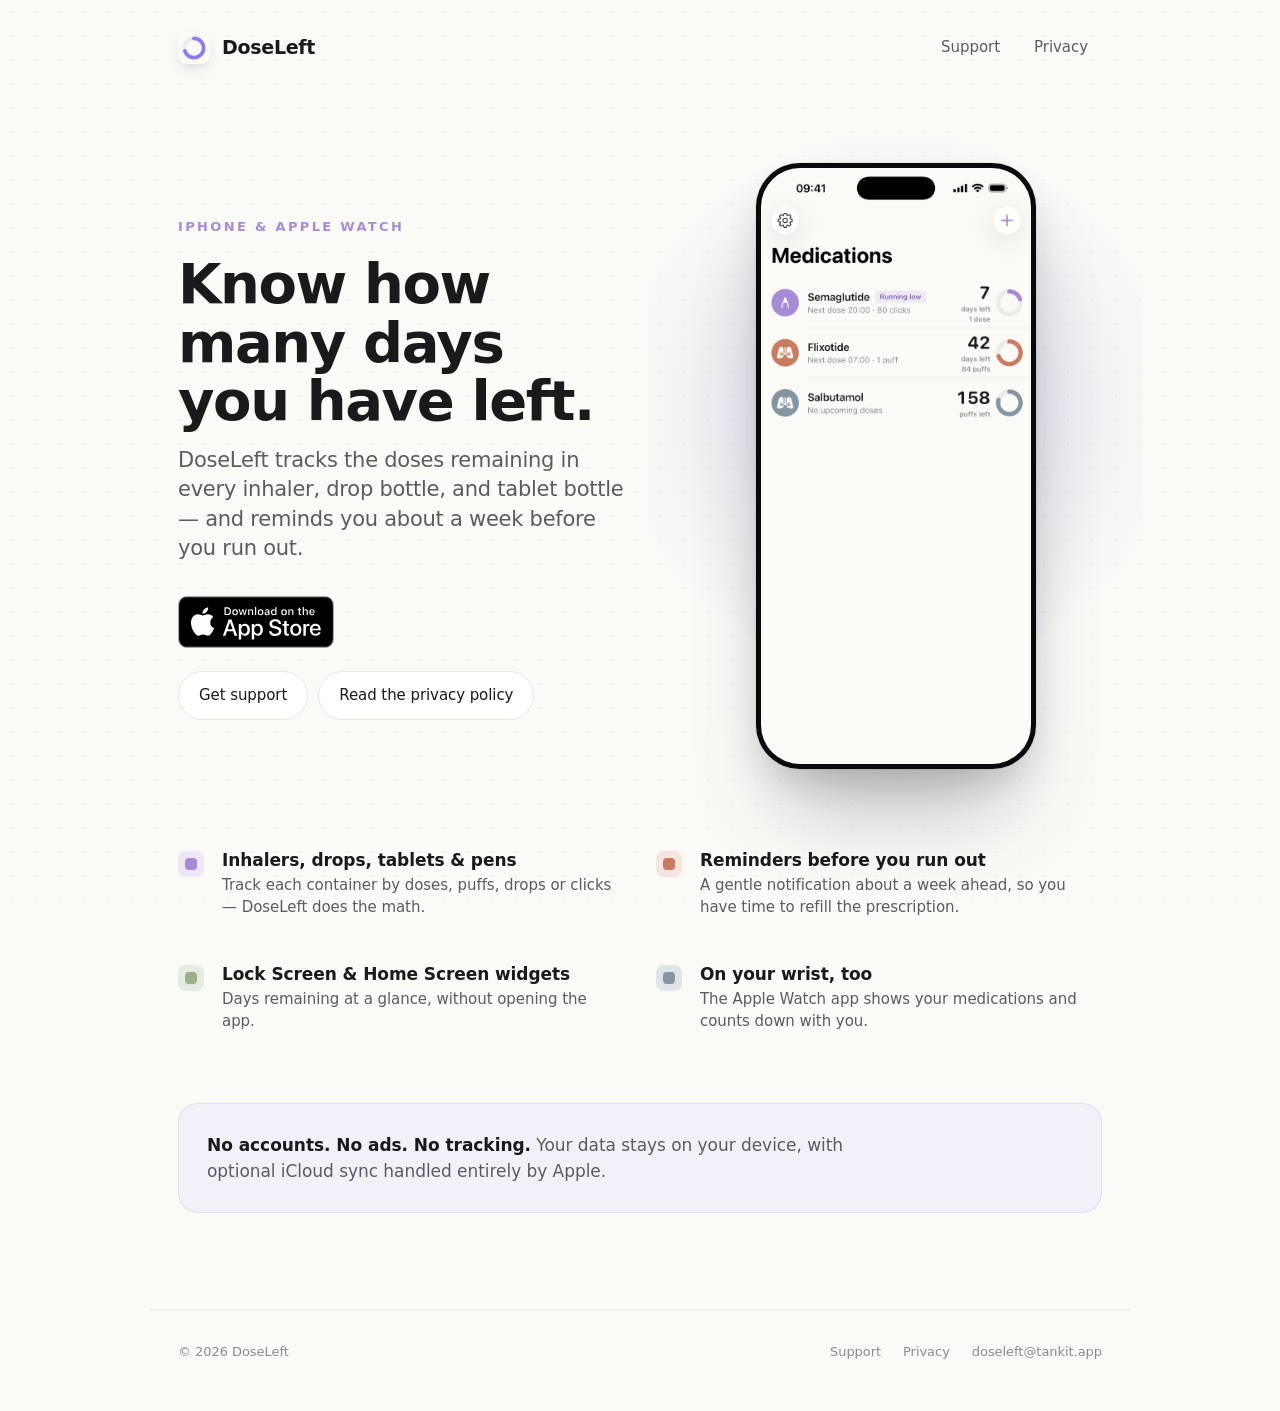
<file: index.html>
<!doctype html>
<html lang="en">
<head>
<meta charset="utf-8">
<meta name="viewport" content="width=device-width, initial-scale=1">
<title>DoseLeft — know how many days you have left</title>
<meta name="description" content="DoseLeft tracks how many days remain in every inhaler, drop bottle, and tablet bottle, and reminds you about a week before you run out. iPhone and Apple Watch.">
<meta name="theme-color" content="#FAFAF7" media="(prefers-color-scheme: light)">
<meta name="theme-color" content="#15131A" media="(prefers-color-scheme: dark)">
<link rel="stylesheet" href="styles.css">
<link rel="icon" type="image/png" href="icon.png">
<link rel="apple-touch-icon" href="icon.png">
</head>
<body>

<header class="site-header">
  <a href="index.html" class="wordmark">
    <img class="mark" src="icon.png" alt="">
    <span>DoseLeft</span>
  </a>
  <nav>
    <a href="support.html">Support</a>
    <a href="privacy.html">Privacy</a>
  </nav>
</header>

<main class="wide">
  <section class="hero">
    <div class="hero-copy">
      <p class="eyebrow">iPhone &amp; Apple Watch</p>
      <h1>Know how many days you have&nbsp;left.</h1>
      <p class="lede">DoseLeft tracks the doses remaining in every inhaler, drop bottle, and tablet bottle — and reminds you about a week before you run out.</p>
      <div class="store">
        <a class="store-badge" href="https://apps.apple.com/br/app/doseleft/id6771363182?l=en-GB" aria-label="Download DoseLeft on the App Store">
          <img src="app-store-badge.svg" alt="Download on the App Store" width="120" height="40">
        </a>
      </div>
      <div class="links">
        <a href="support.html">Get support</a>
        <a href="privacy.html">Read the privacy policy</a>
      </div>
    </div>
    <div class="hero-art">
      <div class="phone" role="img" aria-label="DoseLeft Medications screen showing three medications with days remaining">
        <img src="screen-medications.png" alt="">
      </div>
    </div>
  </section>

  <section class="features">
    <div class="feature">
      <div class="dot" aria-hidden="true"></div>
      <div>
        <h3>Inhalers, drops, tablets &amp; pens</h3>
        <p>Track each container by doses, puffs, drops or clicks — DoseLeft does the math.</p>
      </div>
    </div>
    <div class="feature terracotta">
      <div class="dot" aria-hidden="true"></div>
      <div>
        <h3>Reminders before you run out</h3>
        <p>A gentle notification about a week ahead, so you have time to refill the prescription.</p>
      </div>
    </div>
    <div class="feature sage">
      <div class="dot" aria-hidden="true"></div>
      <div>
        <h3>Lock Screen &amp; Home Screen widgets</h3>
        <p>Days remaining at a glance, without opening the app.</p>
      </div>
    </div>
    <div class="feature slate">
      <div class="dot" aria-hidden="true"></div>
      <div>
        <h3>On your wrist, too</h3>
        <p>The Apple Watch app shows your medications and counts down with you.</p>
      </div>
    </div>
  </section>

  <section class="cta">
    <p><strong>No accounts. No ads. No tracking.</strong> Your data stays on your device, with optional iCloud sync handled entirely by Apple.</p>
  </section>
</main>

<footer class="site-footer">
  <span>© 2026 DoseLeft</span>
  <span class="spacer"></span>
  <a href="support.html">Support</a>
  <a href="privacy.html">Privacy</a>
  <a href="mailto:doseleft@tankit.app">doseleft@tankit.app</a>
</footer>

</body>
</html>
</file>
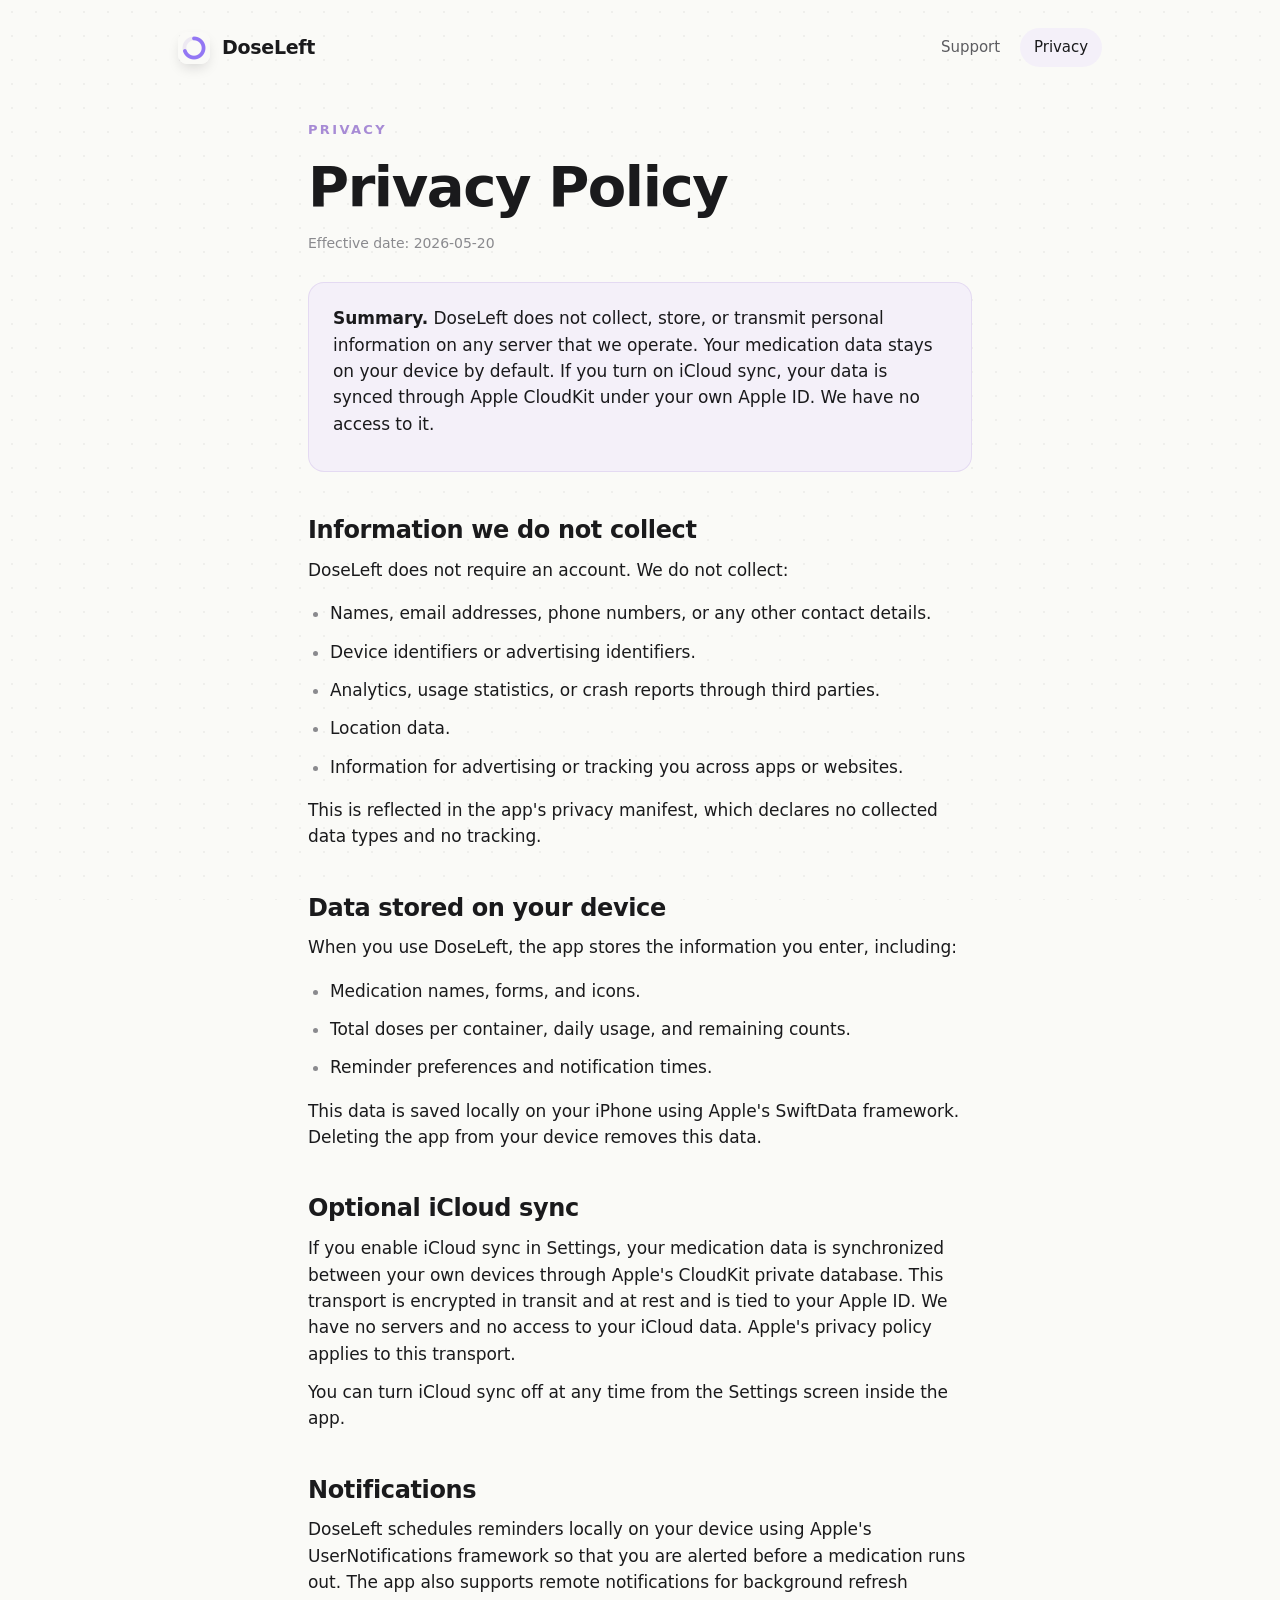
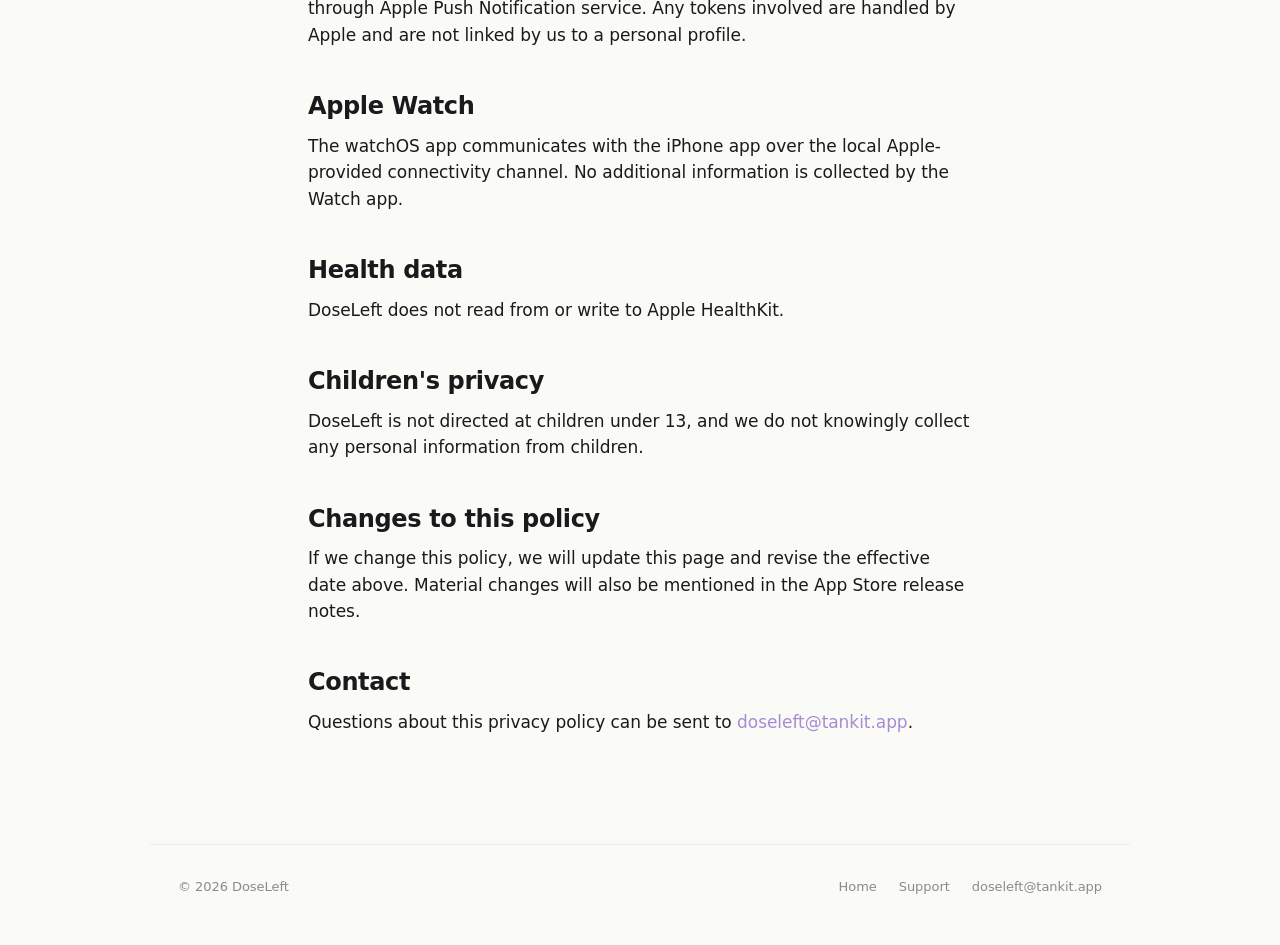
<file: privacy.html>
<!doctype html>
<html lang="en">
<head>
<meta charset="utf-8">
<meta name="viewport" content="width=device-width, initial-scale=1">
<title>DoseLeft — Privacy Policy</title>
<meta name="description" content="DoseLeft does not collect personal data. Your medication information stays on your device, with optional iCloud sync handled by Apple.">
<meta name="theme-color" content="#FAFAF7" media="(prefers-color-scheme: light)">
<meta name="theme-color" content="#15131A" media="(prefers-color-scheme: dark)">
<link rel="stylesheet" href="styles.css">
<link rel="icon" type="image/png" href="icon.png">
<link rel="apple-touch-icon" href="icon.png">
</head>
<body>

<header class="site-header">
  <a href="index.html" class="wordmark">
    <img class="mark" src="icon.png" alt="">
    <span>DoseLeft</span>
  </a>
  <nav>
    <a href="support.html">Support</a>
    <a href="privacy.html" aria-current="page">Privacy</a>
  </nav>
</header>

<main>
  <p class="eyebrow">Privacy</p>
  <h1>Privacy Policy</h1>
  <p class="meta">Effective date: 2026-05-20</p>

  <div class="card tint">
    <p><strong>Summary.</strong> DoseLeft does not collect, store, or transmit personal information on any server that we operate. Your medication data stays on your device by default. If you turn on iCloud sync, your data is synced through Apple CloudKit under your own Apple ID. We have no access to it.</p>
  </div>

  <h2>Information we do not collect</h2>
  <p>DoseLeft does not require an account. We do not collect:</p>
  <ul>
    <li>Names, email addresses, phone numbers, or any other contact details.</li>
    <li>Device identifiers or advertising identifiers.</li>
    <li>Analytics, usage statistics, or crash reports through third parties.</li>
    <li>Location data.</li>
    <li>Information for advertising or tracking you across apps or websites.</li>
  </ul>
  <p>This is reflected in the app's privacy manifest, which declares no collected data types and no tracking.</p>

  <h2>Data stored on your device</h2>
  <p>When you use DoseLeft, the app stores the information you enter, including:</p>
  <ul>
    <li>Medication names, forms, and icons.</li>
    <li>Total doses per container, daily usage, and remaining counts.</li>
    <li>Reminder preferences and notification times.</li>
  </ul>
  <p>This data is saved locally on your iPhone using Apple's SwiftData framework. Deleting the app from your device removes this data.</p>

  <h2>Optional iCloud sync</h2>
  <p>If you enable iCloud sync in Settings, your medication data is synchronized between your own devices through Apple's CloudKit private database. This transport is encrypted in transit and at rest and is tied to your Apple ID. We have no servers and no access to your iCloud data. Apple's privacy policy applies to this transport.</p>
  <p>You can turn iCloud sync off at any time from the Settings screen inside the app.</p>

  <h2>Notifications</h2>
  <p>DoseLeft schedules reminders locally on your device using Apple's UserNotifications framework so that you are alerted before a medication runs out. The app also supports remote notifications for background refresh through Apple Push Notification service. Any tokens involved are handled by Apple and are not linked by us to a personal profile.</p>

  <h2>Apple Watch</h2>
  <p>The watchOS app communicates with the iPhone app over the local Apple-provided connectivity channel. No additional information is collected by the Watch app.</p>

  <h2>Health data</h2>
  <p>DoseLeft does not read from or write to Apple HealthKit.</p>

  <h2>Children's privacy</h2>
  <p>DoseLeft is not directed at children under 13, and we do not knowingly collect any personal information from children.</p>

  <h2>Changes to this policy</h2>
  <p>If we change this policy, we will update this page and revise the effective date above. Material changes will also be mentioned in the App Store release notes.</p>

  <h2>Contact</h2>
  <p>Questions about this privacy policy can be sent to <a href="mailto:doseleft@tankit.app">doseleft@tankit.app</a>.</p>
</main>

<footer class="site-footer">
  <span>© 2026 DoseLeft</span>
  <span class="spacer"></span>
  <a href="index.html">Home</a>
  <a href="support.html">Support</a>
  <a href="mailto:doseleft@tankit.app">doseleft@tankit.app</a>
</footer>

</body>
</html>
</file>
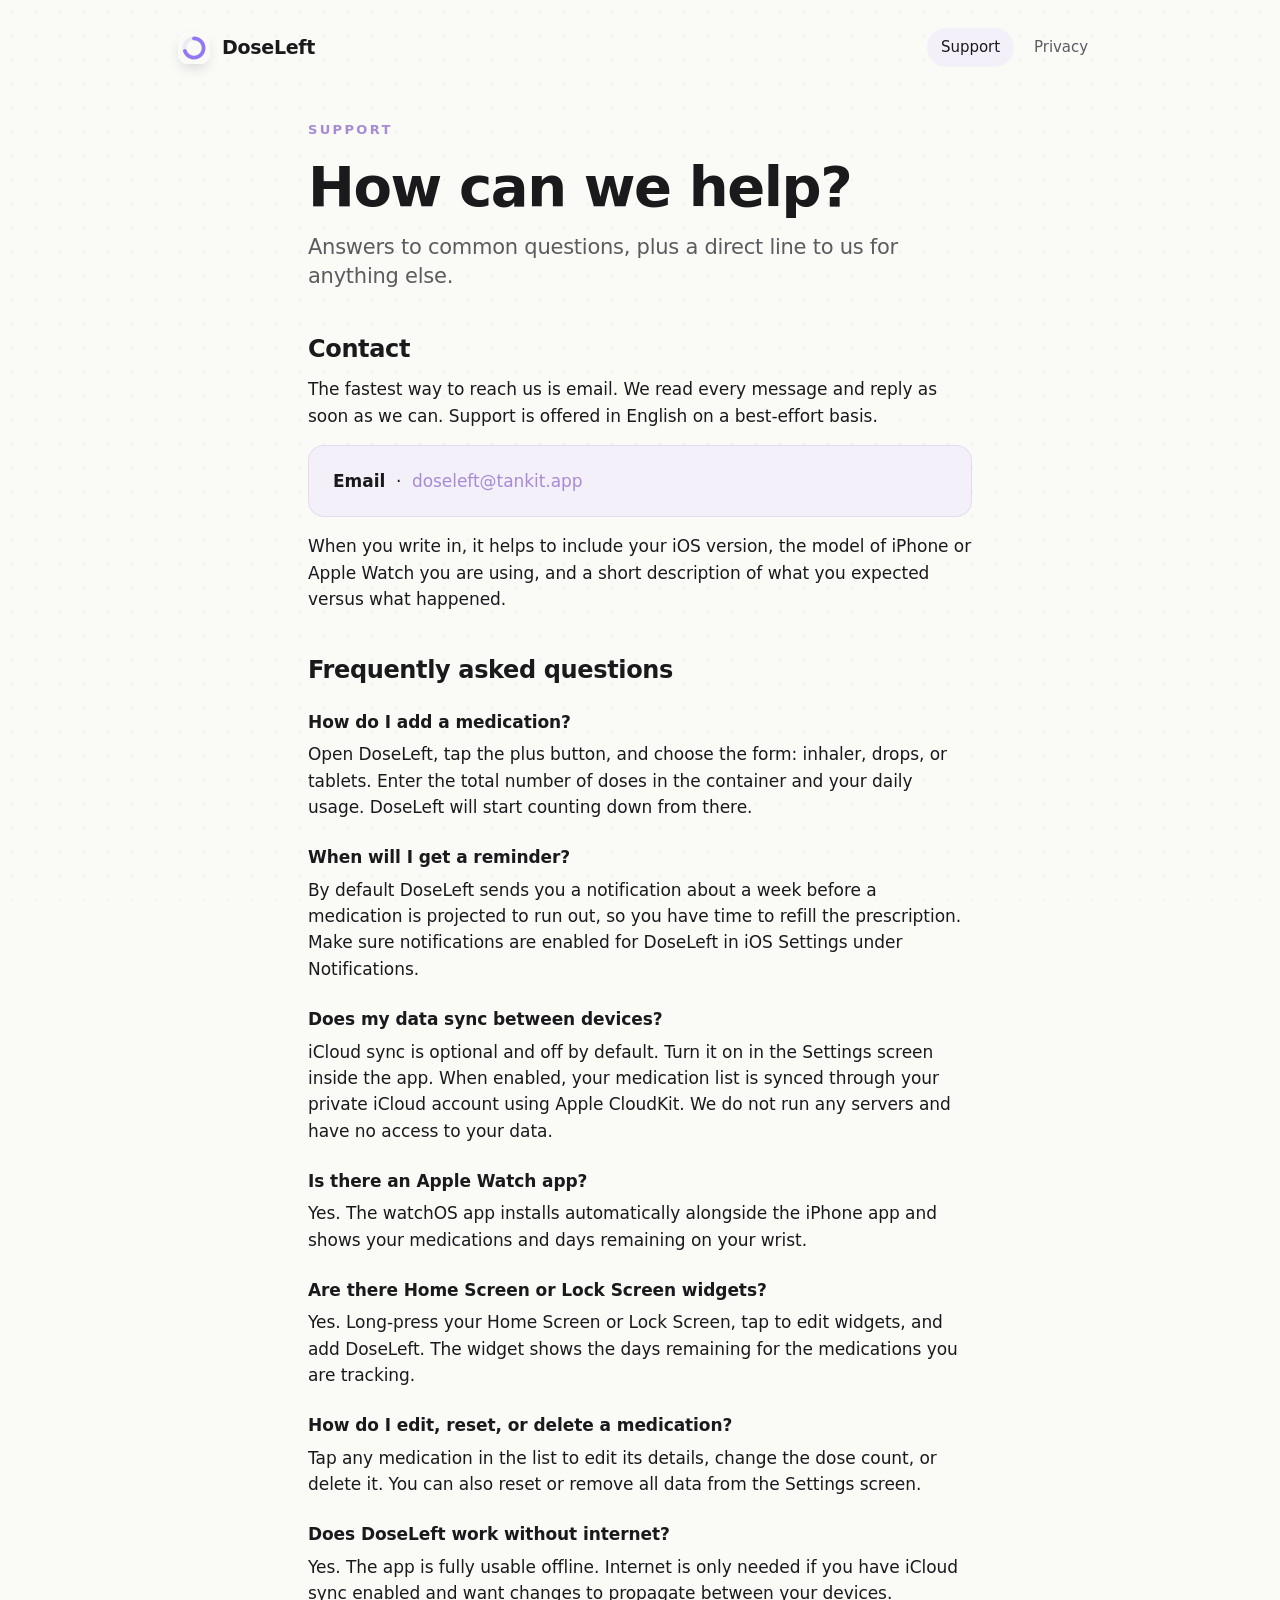
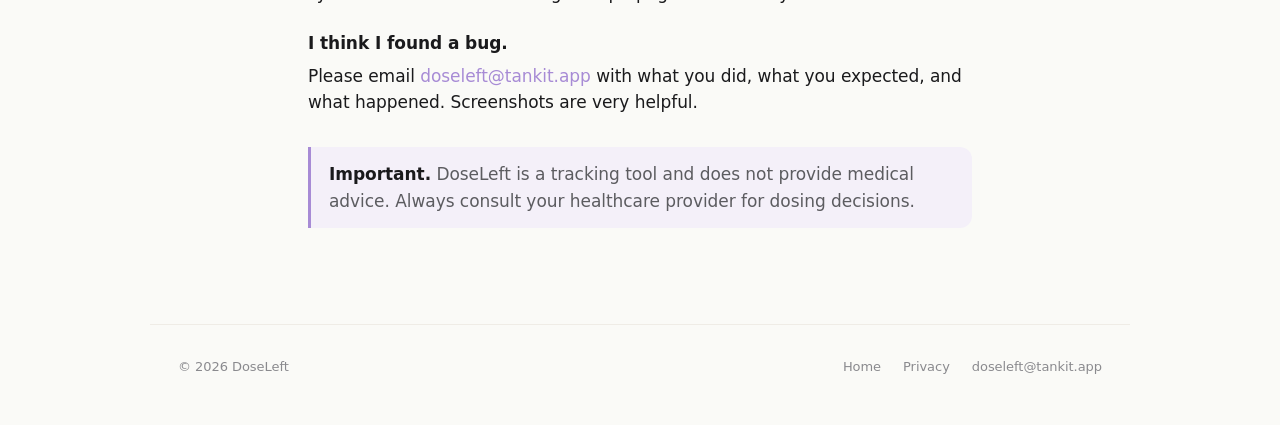
<file: support.html>
<!doctype html>
<html lang="en">
<head>
<meta charset="utf-8">
<meta name="viewport" content="width=device-width, initial-scale=1">
<title>DoseLeft — Support</title>
<meta name="description" content="Get help with DoseLeft. Contact information and answers to common questions about tracking medications, notifications, iCloud sync, and the Apple Watch app.">
<meta name="theme-color" content="#FAFAF7" media="(prefers-color-scheme: light)">
<meta name="theme-color" content="#15131A" media="(prefers-color-scheme: dark)">
<link rel="stylesheet" href="styles.css">
<link rel="icon" type="image/png" href="icon.png">
<link rel="apple-touch-icon" href="icon.png">
</head>
<body>

<header class="site-header">
  <a href="index.html" class="wordmark">
    <img class="mark" src="icon.png" alt="">
    <span>DoseLeft</span>
  </a>
  <nav>
    <a href="support.html" aria-current="page">Support</a>
    <a href="privacy.html">Privacy</a>
  </nav>
</header>

<main>
  <p class="eyebrow">Support</p>
  <h1>How can we help?</h1>
  <p class="lede">Answers to common questions, plus a direct line to us for anything else.</p>

  <h2>Contact</h2>
  <p>The fastest way to reach us is email. We read every message and reply as soon as we can. Support is offered in English on a best-effort basis.</p>
  <div class="card tint">
    <p style="margin:0;"><strong>Email</strong> &nbsp;·&nbsp; <a href="mailto:doseleft@tankit.app">doseleft@tankit.app</a></p>
  </div>
  <p style="margin-top:14px;">When you write in, it helps to include your iOS version, the model of iPhone or Apple Watch you are using, and a short description of what you expected versus what happened.</p>

  <h2>Frequently asked questions</h2>

  <h3>How do I add a medication?</h3>
  <p>Open DoseLeft, tap the plus button, and choose the form: inhaler, drops, or tablets. Enter the total number of doses in the container and your daily usage. DoseLeft will start counting down from there.</p>

  <h3>When will I get a reminder?</h3>
  <p>By default DoseLeft sends you a notification about a week before a medication is projected to run out, so you have time to refill the prescription. Make sure notifications are enabled for DoseLeft in iOS Settings under Notifications.</p>

  <h3>Does my data sync between devices?</h3>
  <p>iCloud sync is optional and off by default. Turn it on in the Settings screen inside the app. When enabled, your medication list is synced through your private iCloud account using Apple CloudKit. We do not run any servers and have no access to your data.</p>

  <h3>Is there an Apple Watch app?</h3>
  <p>Yes. The watchOS app installs automatically alongside the iPhone app and shows your medications and days remaining on your wrist.</p>

  <h3>Are there Home Screen or Lock Screen widgets?</h3>
  <p>Yes. Long-press your Home Screen or Lock Screen, tap to edit widgets, and add DoseLeft. The widget shows the days remaining for the medications you are tracking.</p>

  <h3>How do I edit, reset, or delete a medication?</h3>
  <p>Tap any medication in the list to edit its details, change the dose count, or delete it. You can also reset or remove all data from the Settings screen.</p>

  <h3>Does DoseLeft work without internet?</h3>
  <p>Yes. The app is fully usable offline. Internet is only needed if you have iCloud sync enabled and want changes to propagate between your devices.</p>

  <h3>I think I found a bug.</h3>
  <p>Please email <a href="mailto:doseleft@tankit.app">doseleft@tankit.app</a> with what you did, what you expected, and what happened. Screenshots are very helpful.</p>

  <div class="note">
    <p style="margin:0;"><strong>Important.</strong> DoseLeft is a tracking tool and does not provide medical advice. Always consult your healthcare provider for dosing decisions.</p>
  </div>
</main>

<footer class="site-footer">
  <span>© 2026 DoseLeft</span>
  <span class="spacer"></span>
  <a href="index.html">Home</a>
  <a href="privacy.html">Privacy</a>
  <a href="mailto:doseleft@tankit.app">doseleft@tankit.app</a>
</footer>

</body>
</html>
</file>
<file: styles.css>
/* DoseLeft site — shared styles
   Aligned with the App Store screenshots: warm off-white, lavender accent,
   SF Pro, subtle dotted texture. No gradients, no medical iconography. */

:root {
  /* Palette ported from DoseCore/DesignSystem/DLAccent.swift */
  --bg:         #FAFAF7;
  --bg-tint:    #F4F0F9;   /* lavender 10% over bg */
  --surface:    #FFFFFF;
  --ink:        #1A1A1C;
  --ink-2:      #5C5C60;
  --ink-3:      #8A8A8E;
  --border:     #E8E4DE;
  --border-2:   #EFECE6;

  --lavender:   #A78BD5;
  --lavender-soft: #C9B6F0;
  --terracotta: #C97B5F;
  --sage:       #9CAF88;
  --slate:      #8395A1;
  --dusty-rose: #C49191;

  --accent:     var(--lavender);

  color-scheme: light;
}

@media (prefers-color-scheme: dark) {
  :root {
    --bg:       #15131A;
    --bg-tint:  #1B1825;
    --surface:  #1F1C28;
    --ink:      #F2F0EC;
    --ink-2:    #B4B0BC;
    --ink-3:    #7E7A88;
    --border:   #2A2632;
    --border-2: #221F2A;
    --lavender-soft: #C9B6F0;
    color-scheme: dark;
  }
}

* { box-sizing: border-box; }
html, body { margin: 0; padding: 0; }

body {
  background: var(--bg);
  color: var(--ink);
  font-family: -apple-system, BlinkMacSystemFont, "SF Pro Text", "Segoe UI", Roboto, system-ui, sans-serif;
  font-size: 17px;
  line-height: 1.55;
  letter-spacing: -0.003em;
  -webkit-font-smoothing: antialiased;
  -moz-osx-font-smoothing: grayscale;
  text-rendering: optimizeLegibility;
}

/* ─── Dot texture overlay (matches the marketing slides) ─── */
body::before {
  content: "";
  position: fixed;
  inset: 0;
  pointer-events: none;
  background-image: radial-gradient(rgba(0,0,0,0.045) 1px, transparent 1px);
  background-size: 24px 24px;
  z-index: 0;
}
@media (prefers-color-scheme: dark) {
  body::before {
    background-image: radial-gradient(rgba(255,255,255,0.05) 1px, transparent 1px);
  }
}

main, .site-header, .site-footer { position: relative; z-index: 1; }

a { color: var(--accent); text-decoration: none; }
a:hover { text-decoration: underline; text-underline-offset: 3px; }

/* ─── Top bar with wordmark ─── */
.site-header {
  max-width: 980px;
  margin: 0 auto;
  padding: 28px 28px 0;
  display: flex;
  align-items: center;
  justify-content: space-between;
  gap: 16px;
}
.wordmark {
  display: inline-flex;
  align-items: center;
  gap: 12px;
  font-family: -apple-system, "SF Pro Display", system-ui, sans-serif;
  font-weight: 700;
  font-size: 19px;
  letter-spacing: -0.015em;
  color: var(--ink);
}
.wordmark:hover { text-decoration: none; color: var(--ink); }
.wordmark .mark {
  width: 32px; height: 32px;
  border-radius: 9px;
  display: block;
  object-fit: cover;
  box-shadow: 0 6px 14px -4px rgba(20,15,30,0.18);
}
.site-header nav {
  display: flex;
  gap: 6px;
}
.site-header nav a {
  color: var(--ink-2);
  font-weight: 500;
  font-size: 15px;
  padding: 8px 14px;
  border-radius: 999px;
  transition: background 120ms ease, color 120ms ease;
}
.site-header nav a:hover {
  background: var(--bg-tint);
  color: var(--ink);
  text-decoration: none;
}
.site-header nav a[aria-current="page"] {
  background: var(--bg-tint);
  color: var(--ink);
}

/* ─── Main column ─── */
main {
  max-width: 720px;
  margin: 0 auto;
  padding: 48px 28px 96px;
}
main.wide { max-width: 980px; padding-top: 32px; }

/* ─── Typography ─── */
.eyebrow {
  display: inline-block;
  font-family: -apple-system, "SF Pro Text", system-ui, sans-serif;
  font-weight: 600;
  font-size: 13px;
  letter-spacing: 0.18em;
  text-transform: uppercase;
  color: var(--lavender);
  margin: 0 0 18px;
}

h1 {
  font-family: -apple-system, "SF Pro Display", system-ui, sans-serif;
  font-weight: 700;
  font-size: clamp(36px, 5.4vw, 56px);
  line-height: 1.04;
  letter-spacing: -0.025em;
  margin: 0 0 16px;
  text-wrap: balance;
}
h2 {
  font-family: -apple-system, "SF Pro Display", system-ui, sans-serif;
  font-weight: 600;
  font-size: 24px;
  line-height: 1.2;
  letter-spacing: -0.015em;
  margin: 44px 0 12px;
  text-wrap: balance;
}
h3 {
  font-family: -apple-system, "SF Pro Text", system-ui, sans-serif;
  font-weight: 600;
  font-size: 17px;
  letter-spacing: -0.005em;
  margin: 24px 0 6px;
  color: var(--ink);
}
p, li { margin: 0 0 12px; }
ul { padding-left: 22px; }
li::marker { color: var(--ink-3); }

p.lede {
  font-family: -apple-system, "SF Pro Display", system-ui, sans-serif;
  font-size: 21px;
  line-height: 1.4;
  letter-spacing: -0.012em;
  color: var(--ink-2);
  margin: 0 0 32px;
  text-wrap: pretty;
}

/* ─── Cards / callouts ─── */
.card {
  background: var(--surface);
  border: 1px solid var(--border);
  border-radius: 16px;
  padding: 22px 24px;
  margin: 16px 0;
}
.card.tint {
  background: var(--bg-tint);
  border-color: color-mix(in oklab, var(--lavender) 22%, transparent);
}
.card strong { color: var(--ink); }

.note {
  border-left: 3px solid var(--lavender);
  background: var(--bg-tint);
  border-radius: 0 12px 12px 0;
  padding: 14px 18px;
  margin: 32px 0 0;
  color: var(--ink-2);
}
.note strong { color: var(--ink); }

/* ─── Effective date / small meta ─── */
.meta {
  color: var(--ink-3);
  font-size: 14px;
  margin: 0 0 28px;
}

/* ─── Pill buttons for the home hero ─── */
.links {
  display: flex;
  flex-wrap: wrap;
  gap: 10px;
  margin-top: 28px;
}
.links a {
  display: inline-flex;
  align-items: center;
  gap: 6px;
  padding: 12px 20px;
  border-radius: 999px;
  font-weight: 500;
  font-size: 15px;
  letter-spacing: -0.005em;
  border: 1px solid var(--border);
  background: var(--surface);
  color: var(--ink);
  transition: border-color 140ms ease, color 140ms ease, transform 140ms ease;
}
.links a:hover {
  text-decoration: none;
  border-color: var(--lavender);
  color: var(--lavender);
}
.links a.primary {
  background: var(--ink);
  border-color: var(--ink);
  color: var(--bg);
}
.links a.primary:hover {
  background: var(--lavender);
  border-color: var(--lavender);
  color: white;
}
@media (prefers-color-scheme: dark) {
  .links a.primary { color: #15131A; }
}

/* ─── Official App Store badge (primary hero action) ─── */
.store { margin-top: 26px; }
.store-badge {
  display: inline-block;
  border-radius: 9px;
  transition: transform 140ms ease, opacity 140ms ease;
}
.store-badge:hover {
  text-decoration: none;
  transform: translateY(-1px);
  opacity: 0.9;
}
.store-badge:focus-visible {
  outline: 2px solid var(--lavender);
  outline-offset: 3px;
}
.store-badge img {
  height: 52px;
  width: auto;
  display: block;
}
/* Tighten the secondary text links when they follow the badge */
.store + .links { margin-top: 16px; }

/* ─── Home hero layout ─── */
.hero {
  display: grid;
  grid-template-columns: 1.05fr 0.95fr;
  gap: 56px;
  align-items: center;
  padding: 64px 0 24px;
}
.hero-copy { min-width: 0; }
.hero-art {
  position: relative;
  display: flex;
  justify-content: center;
}
.hero-art::after {
  /* soft lavender halo behind the phone */
  content: "";
  position: absolute;
  inset: -10% -10% -2% -10%;
  background: radial-gradient(circle at 50% 45%,
    color-mix(in oklab, var(--lavender) 32%, transparent) 0%,
    transparent 62%);
  z-index: -1;
  pointer-events: none;
}

/* ─── Phone frame for hero ─── */
.phone {
  width: 280px;
  aspect-ratio: 1284 / 2778;
  border-radius: 44px;
  background: #0a0a0c;
  padding: 5px;
  box-shadow:
    0 60px 90px -30px rgba(20,15,30,0.30),
    0 20px 40px -10px rgba(20,15,30,0.15),
    0 0 0 1px rgba(0,0,0,0.06);
  overflow: hidden;
  flex-shrink: 0;
}
.phone img {
  width: 100%; height: 100%;
  display: block;
  border-radius: 39px;
  object-fit: cover;
  object-position: top;
}

/* ─── Feature row (small icon dot + headline + sub) ─── */
.features {
  display: grid;
  grid-template-columns: repeat(2, minmax(0, 1fr));
  gap: 14px 32px;
  margin: 40px 0 0;
}
.feature {
  display: grid;
  grid-template-columns: 32px 1fr;
  gap: 12px;
  padding: 14px 0;
}
.feature .dot {
  width: 26px; height: 26px;
  border-radius: 8px;
  margin-top: 4px;
  background: color-mix(in oklab, var(--lavender) 20%, var(--surface));
  position: relative;
}
.feature .dot::after {
  content: "";
  position: absolute;
  inset: 7px;
  border-radius: 4px;
  background: var(--lavender);
}
.feature.terracotta .dot { background: color-mix(in oklab, var(--terracotta) 20%, var(--surface)); }
.feature.terracotta .dot::after { background: var(--terracotta); }
.feature.sage .dot { background: color-mix(in oklab, var(--sage) 25%, var(--surface)); }
.feature.sage .dot::after { background: var(--sage); }
.feature.slate .dot { background: color-mix(in oklab, var(--slate) 25%, var(--surface)); }
.feature.slate .dot::after { background: var(--slate); }
.feature h3 { margin: 0 0 2px; }
.feature p { margin: 0; color: var(--ink-2); font-size: 15px; line-height: 1.45; }

/* ─── Bottom CTA block on home ─── */
.cta {
  margin: 56px 0 0;
  padding: 28px 28px;
  background: var(--bg-tint);
  border: 1px solid color-mix(in oklab, var(--lavender) 22%, transparent);
  border-radius: 20px;
  display: flex;
  align-items: center;
  justify-content: space-between;
  gap: 20px;
  flex-wrap: wrap;
}
.cta p { margin: 0; max-width: 60ch; color: var(--ink-2); }
.cta strong { color: var(--ink); }

/* ─── Footer ─── */
.site-footer {
  max-width: 980px;
  margin: 0 auto;
  padding: 32px 28px 48px;
  border-top: 1px solid var(--border-2);
  display: flex;
  flex-wrap: wrap;
  gap: 8px 22px;
  color: var(--ink-3);
  font-size: 13px;
}
.site-footer a { color: var(--ink-3); }
.site-footer a:hover { color: var(--ink); text-decoration: none; }
.site-footer .spacer { flex: 1; }

/* ─── Responsive ─── */
@media (max-width: 760px) {
  .hero {
    grid-template-columns: 1fr;
    gap: 28px;
    padding-top: 40px;
  }
  .hero-art { order: -1; }
  .phone { width: 240px; }
  .features { grid-template-columns: 1fr; gap: 6px; }
  .cta { padding: 22px; }
  .site-header { padding: 20px 20px 0; }
  main { padding: 32px 20px 80px; }
  .site-footer { padding: 24px 20px 40px; }
  h2 { margin-top: 36px; }
}
</file>
